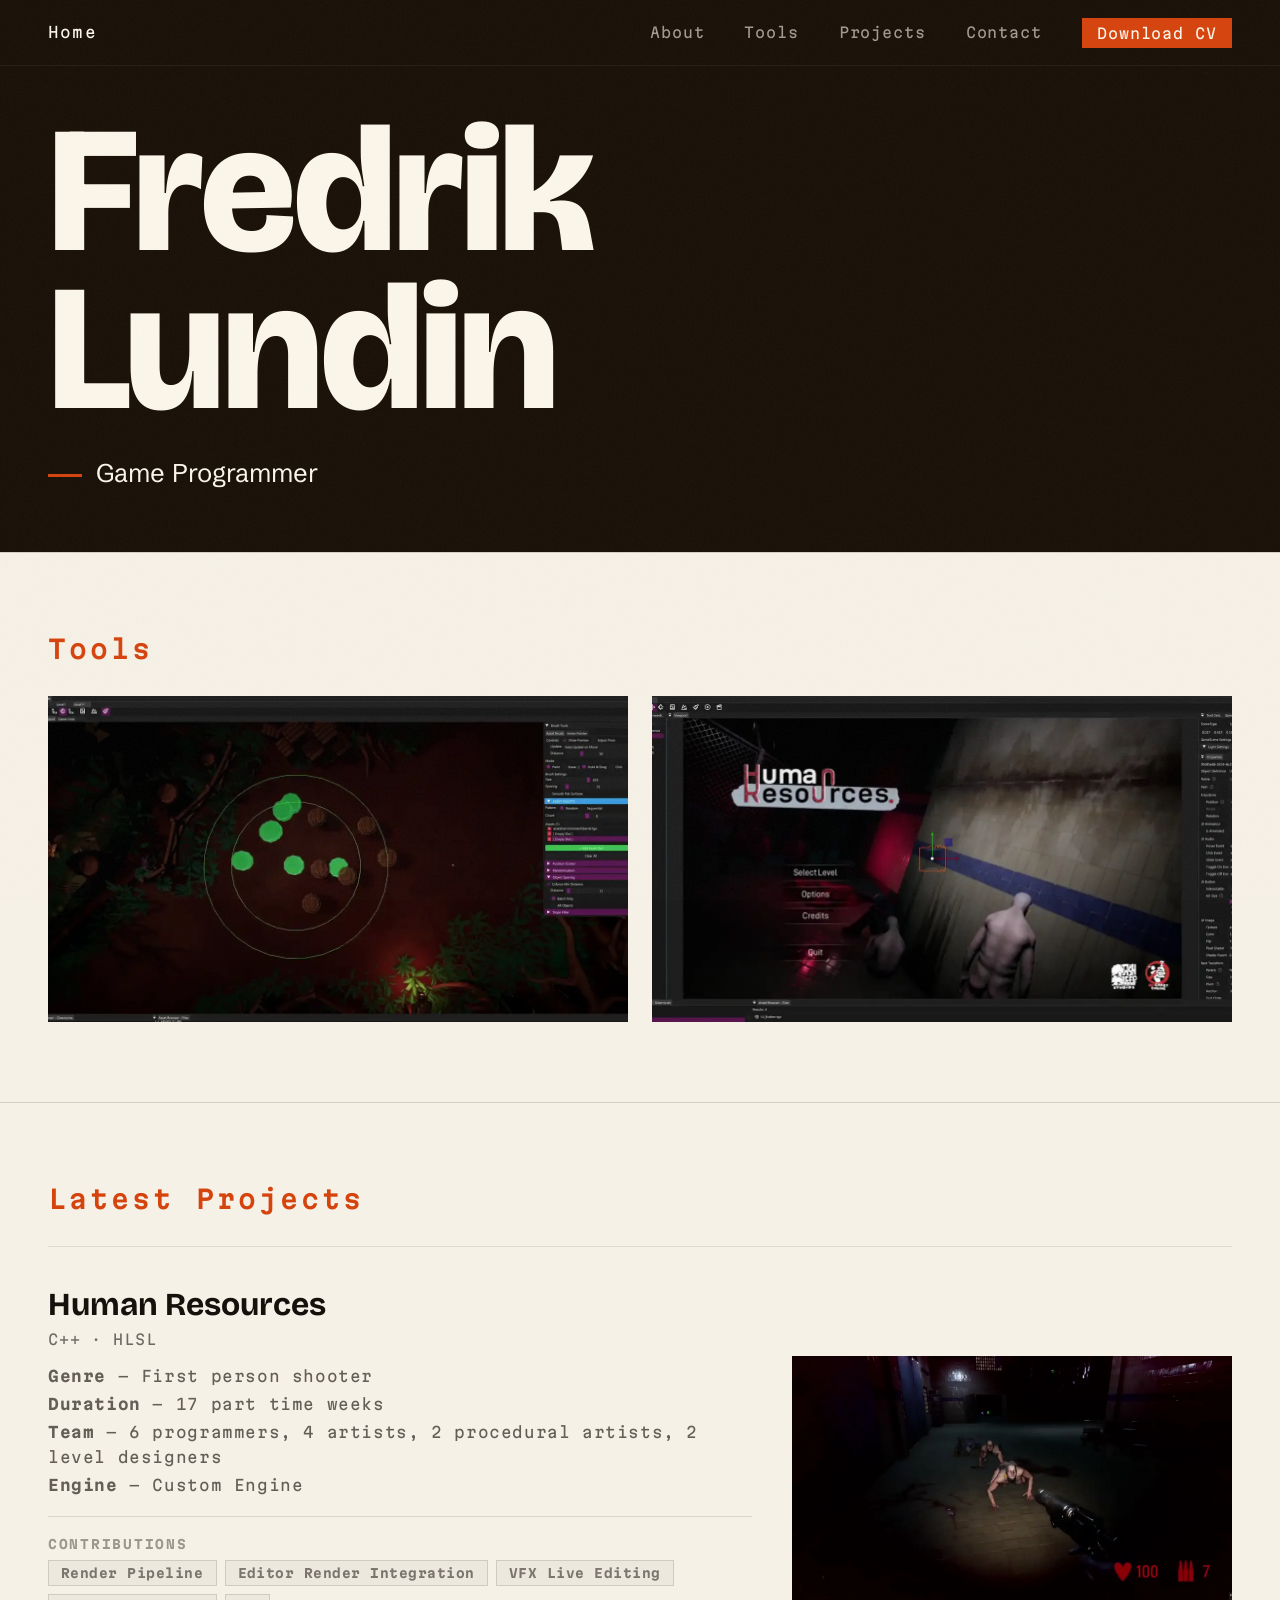
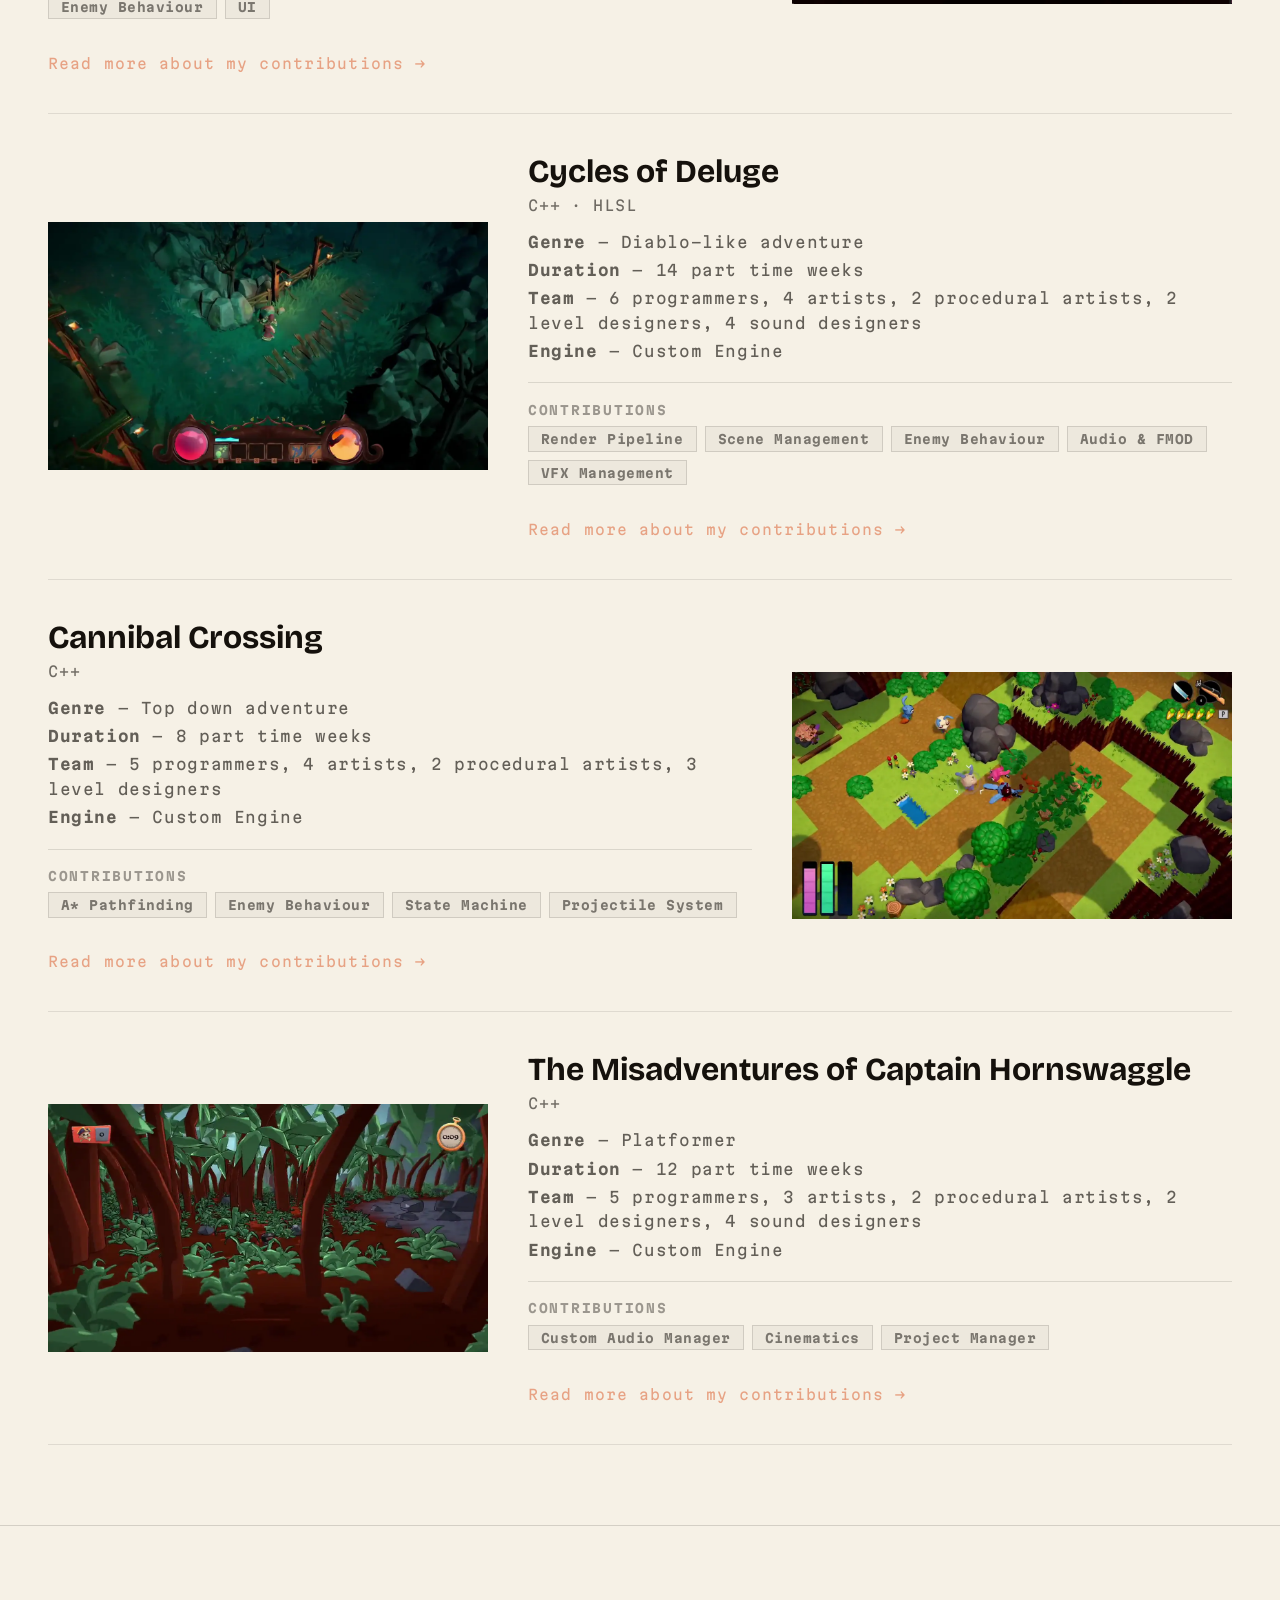
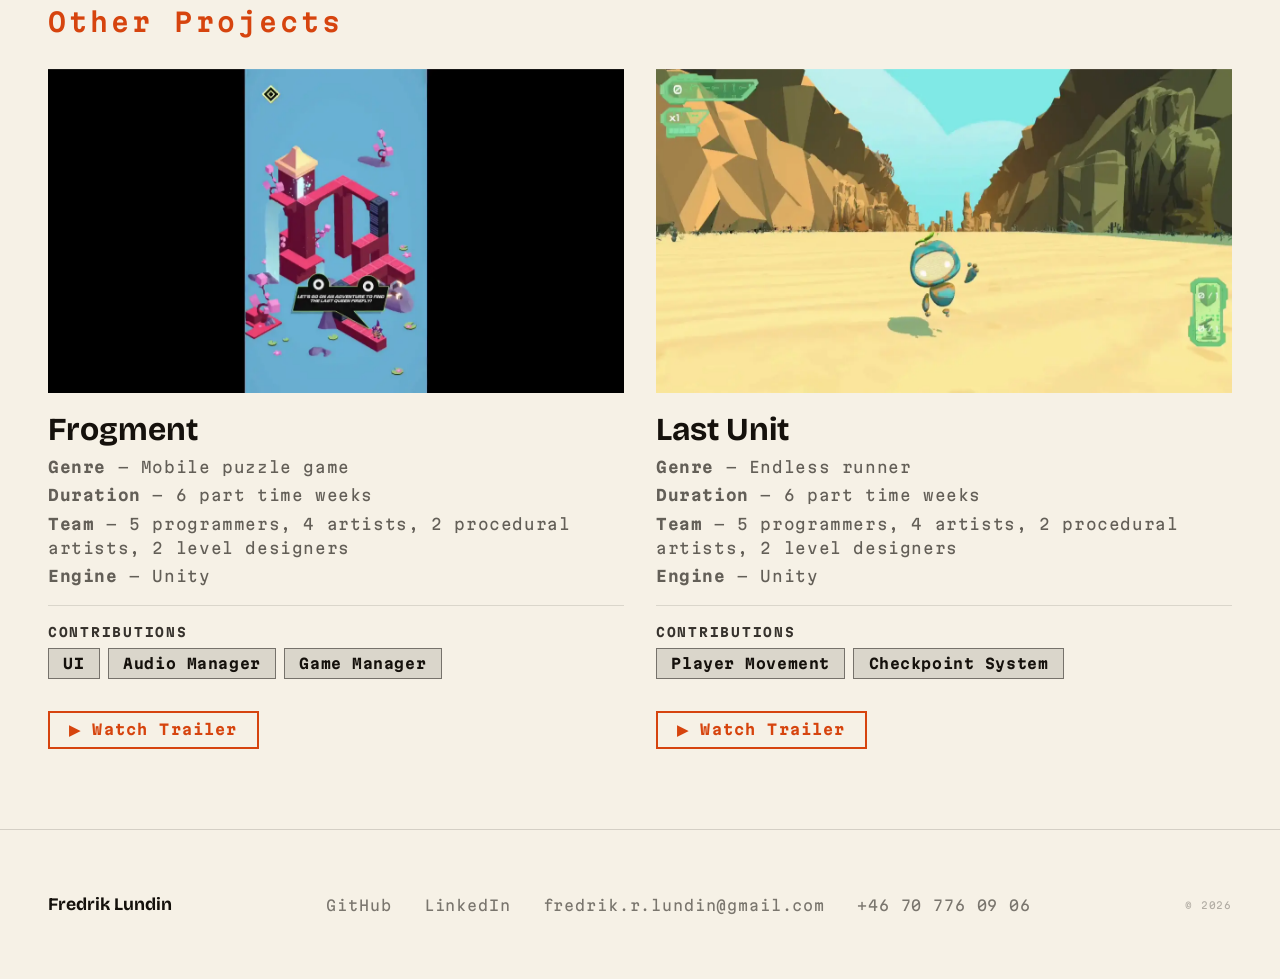
<file: index.html>
<!DOCTYPE html>
<html lang="en">
<head>
<meta charset="UTF-8">
<meta name="viewport" content="width=device-width, initial-scale=1.0">
<title>Fredrik Lundin — Game Programmer</title>
<link rel="stylesheet" href="styles.css">
</head>
<body>

<nav>
  <a class="nav-logo" href="index.html">Home</a>
  <ul class="nav-links">
    <li><a href="about.html">About</a></li>
    <li><a href="index.html#tools">Tools</a></li>
    <li><a href="index.html#projects">Projects</a></li>
    <li><a href="contact.html">Contact</a></li>
    <li><a href="CV_Fredrik_Lundin.pdf" download class="nav-cv">Download CV</a></li>
  </ul>
</nav>

<section class="hero">
  <h1>Fredrik<br>Lundin</h1>
  <p class="hero-desc">Game Programmer</p>
</section>

<!-- TOOLS -->
<section class="tools" id="tools">
  <span class="section-label">Tools</span>
  <div class="tools-grid">

    <a class="tool-card" href="tool-assetbrush.html">
      <video muted loop playsinline preload="none" data-src="videos/AssetbrushWeb.mp4" poster="images/assetbrushimages/objectspaceingthumbnail.webp" style="width:100%;height:100%;object-fit:cover;display:block;"></video>
      <div class="tool-card-overlay">
        <span class="tool-card-name">Asset Brush</span>
        <span class="tool-card-sub">Designer facing tool, custom engine</span>
      </div>
      <div class="tool-arrow">
        <svg width="10" height="10" viewBox="0 0 10 10"><path d="M1 9L9 1M9 1H3M9 1V7"/></svg>
      </div>
    </a>

    <a class="tool-card" href="tool-editor.html">
      <video muted loop playsinline preload="none" data-src="videos/EditorWeb.mp4" poster="images/UIeditorimages/uiEssentialsthumbnail.webp" style="width:100%;height:100%;object-fit:cover;position:absolute;inset:0;"></video>
      <div class="tool-card-overlay">
        <span class="tool-card-name">UI Editor with Animator</span>
        <span class="tool-card-sub">Designer facing tool, custom engine</span>
      </div>
      <div class="tool-arrow">
        <svg width="10" height="10" viewBox="0 0 10 10"><path d="M1 9L9 1M9 1H3M9 1V7"/></svg>
      </div>
    </a>

  </div>
</section>

<!-- LATEST PROJECTS -->
<section class="projects" id="projects">
  <span class="section-label">Latest Projects</span>

  <div class="project-row" onclick="location.href='project-hr.html'" style="cursor:pointer;">
    <div class="project-thumb">
      <div class="project-thumb-inner"><video muted loop playsinline preload="none" data-src="videos/HumanResourcesWeb.mp4" poster="images/HRthumbnailImage.webp" style="width:100%;height:100%;object-fit:cover;display:block;position:absolute;inset:0;"></video></div>
    </div>
    <div class="project-info">
      <span class="project-title">Human Resources</span>
      <span class="project-category">C++ · HLSL</span>
      <div class="project-meta">
        <span class="project-meta-item"><strong>Genre</strong> — First person shooter</span>
        <span class="project-meta-item"><strong>Duration</strong> — 17 part time weeks</span>
        <span class="project-meta-item"><strong>Team</strong> — 6 programmers, 4 artists, 2 procedural artists, 2 level designers</span>
        <span class="project-meta-item"><strong>Engine</strong> — Custom Engine</span>
      </div>
      <div class="project-contributions">
        <span class="project-contributions-label">Contributions</span>
        <div class="project-contributions-list">
          <span class="project-contribution-pill">Render Pipeline</span>
          <span class="project-contribution-pill">Editor Render Integration</span>
          <span class="project-contribution-pill">VFX Live Editing</span>
          <span class="project-contribution-pill">Enemy Behaviour</span>
          <span class="project-contribution-pill">UI</span>
        </div>
      </div>
      <span class="project-link-hint">Read more about my contributions →</span>
    </div>
  </div>

  <div class="project-row" onclick="location.href='project-cycles.html'" style="cursor:pointer;">
    <div class="project-thumb">
      <div class="project-thumb-inner"><video muted loop playsinline preload="none" data-src="videos/CyclesWeb.mp4" poster="images/CyclesthumbnailImage.webp" style="width:100%;height:100%;object-fit:cover;display:block;position:absolute;inset:0;"></video></div>
    </div>
    <div class="project-info">
      <span class="project-title">Cycles of Deluge</span>
      <span class="project-category">C++ · HLSL</span>
      <div class="project-meta">
        <span class="project-meta-item"><strong>Genre</strong> — Diablo-like adventure</span>
        <span class="project-meta-item"><strong>Duration</strong> — 14 part time weeks</span>
        <span class="project-meta-item"><strong>Team</strong> — 6 programmers, 4 artists, 2 procedural artists, 2 level designers, 4 sound designers</span>
        <span class="project-meta-item"><strong>Engine</strong> — Custom Engine</span>
      </div>
      <div class="project-contributions">
        <span class="project-contributions-label">Contributions</span>
        <div class="project-contributions-list">
          <span class="project-contribution-pill">Render Pipeline</span>
          <span class="project-contribution-pill">Scene Management</span>
          <span class="project-contribution-pill">Enemy Behaviour</span>
          <span class="project-contribution-pill">Audio & FMOD</span>
          <span class="project-contribution-pill">VFX Management</span>
        </div>
      </div>
      <span class="project-link-hint">Read more about my contributions →</span>
    </div>
  </div>

  <div class="project-row" onclick="location.href='project-cannibal.html'" style="cursor:pointer;">
    <div class="project-thumb">
      <div class="project-thumb-inner"><video muted loop playsinline preload="none" data-src="videos/CannibalcrossingWeb.mp4" poster="images/CannibalthumbnailImage.webp" style="width:100%;height:100%;object-fit:cover;display:block;position:absolute;inset:0;"></video></div>
    </div>
    <div class="project-info">
      <span class="project-title">Cannibal Crossing</span>
      <span class="project-category">C++</span>
      <div class="project-meta">
        <span class="project-meta-item"><strong>Genre</strong> — Top down adventure</span>
        <span class="project-meta-item"><strong>Duration</strong> — 8 part time weeks</span>
        <span class="project-meta-item"><strong>Team</strong> — 5 programmers, 4 artists, 2 procedural artists, 3 level designers</span>
        <span class="project-meta-item"><strong>Engine</strong> — Custom Engine</span>
      </div>
      <div class="project-contributions">
        <span class="project-contributions-label">Contributions</span>
        <div class="project-contributions-list">
          <span class="project-contribution-pill">A* Pathfinding</span>
          <span class="project-contribution-pill">Enemy Behaviour</span>
          <span class="project-contribution-pill">State Machine</span>
          <span class="project-contribution-pill">Projectile System</span>
        </div>
      </div>
      <span class="project-link-hint">Read more about my contributions →</span>
    </div>
  </div>

  <div class="project-row" onclick="location.href='project-hornswaggle.html'" style="cursor:pointer;">
    <div class="project-thumb">
      <div class="project-thumb-inner"><video muted loop playsinline preload="none" data-src="videos/HornswaggleWeb.mp4" poster="images/hornswagllethumbnailimage.webp" style="width:100%;height:100%;object-fit:cover;display:block;position:absolute;inset:0;"></video></div>
    </div>
    <div class="project-info">
      <span class="project-title">The Misadventures of Captain Hornswaggle</span>
      <span class="project-category">C++</span>
      <div class="project-meta">
        <span class="project-meta-item"><strong>Genre</strong> — Platformer</span>
        <span class="project-meta-item"><strong>Duration</strong> — 12 part time weeks</span>
        <span class="project-meta-item"><strong>Team</strong> — 5 programmers, 3 artists, 2 procedural artists, 2 level designers, 4 sound designers</span>
        <span class="project-meta-item"><strong>Engine</strong> — Custom Engine</span>
      </div>
      <div class="project-contributions">
        <span class="project-contributions-label">Contributions</span>
        <div class="project-contributions-list">
          <span class="project-contribution-pill">Custom Audio Manager</span>
          <span class="project-contribution-pill">Cinematics</span>
          <span class="project-contribution-pill">Project Manager</span>
        </div>
      </div>
      <span class="project-link-hint">Read more about my contributions →</span>
    </div>
  </div>

</section>

<!-- OTHER PROJECTS -->
<section class="projects" id="other-projects">
  <span class="section-label">Other Projects</span>
  <div class="other-projects-grid">

    <div class="other-project-card">
      <div class="other-project-thumb">
        <video muted loop playsinline preload="none" data-src="videos/FrogmentnoncroppedWeb.mp4" poster="images/Frogmentthumbnailimage.webp" style="width:100%;height:100%;object-fit:cover;display:block;position:absolute;inset:0;"></video>
      </div>
      <div class="other-project-info">
        <span class="project-title">Frogment</span>
        <div class="project-meta" style="margin-top:0.5rem;">
          <span class="project-meta-item"><strong>Genre</strong> — Mobile puzzle game</span>
          <span class="project-meta-item"><strong>Duration</strong> — 6 part time weeks</span>
          <span class="project-meta-item"><strong>Team</strong> — 5 programmers, 4 artists, 2 procedural artists, 2 level designers</span>
          <span class="project-meta-item"><strong>Engine</strong> — Unity</span>
        </div>
        <div class="project-contributions" style="margin-top:0.8rem;">
          <span class="project-contributions-label">Contributions</span>
          <div class="project-contributions-list">
            <span class="project-contribution-pill">UI</span>
            <span class="project-contribution-pill">Audio Manager</span>
            <span class="project-contribution-pill">Game Manager</span>
          </div>
        </div>
        <a class="proj-trailer-btn-light" href="https://www.youtube.com/watch?v=N28Ncb6aeAU" target="_blank" style="margin-top:1rem;">▶ Watch Trailer</a>
      </div>
    </div>

    <div class="other-project-card">
      <div class="other-project-thumb">
        <video muted loop playsinline preload="none" data-src="videos/LastunitWeb.mp4" poster="images/lastunitthumbnailimage.webp" style="width:100%;height:100%;object-fit:cover;display:block;position:absolute;inset:0;"></video>
      </div>
      <div class="other-project-info">
        <span class="project-title">Last Unit</span>
        <div class="project-meta" style="margin-top:0.5rem;">
          <span class="project-meta-item"><strong>Genre</strong> — Endless runner</span>
          <span class="project-meta-item"><strong>Duration</strong> — 6 part time weeks</span>
          <span class="project-meta-item"><strong>Team</strong> — 5 programmers, 4 artists, 2 procedural artists, 2 level designers</span>
          <span class="project-meta-item"><strong>Engine</strong> — Unity</span>
        </div>
        <div class="project-contributions" style="margin-top:0.8rem;">
          <span class="project-contributions-label">Contributions</span>
          <div class="project-contributions-list">
            <span class="project-contribution-pill">Player Movement</span>
            <span class="project-contribution-pill">Checkpoint System</span>
          </div>
        </div>
        <a class="proj-trailer-btn-light" href="https://www.youtube.com/watch?v=H7prHAjjANI" target="_blank" style="margin-top:1rem;">▶ Watch Trailer</a>
      </div>
    </div>

  </div>
</section>

<footer>
  <span class="footer-name">Fredrik Lundin</span>
  <ul class="footer-links">
    <li><a href="https://github.com/fredriklundingit" target="_blank">GitHub</a></li>
    <li><a href="https://www.linkedin.com/in/fredrik-lundin-917a391bb/" target="_blank">LinkedIn</a></li>
    <li><a href="mailto:fredrik.r.lundin@gmail.com">fredrik.r.lundin@gmail.com</a></li>
    <li><a href="tel:+46707760906">+46 70 776 09 06</a></li>
  </ul>
  <span class="footer-copy">© 2026</span>
</footer>

<script src="scripts.js"></script>
</body>
</html>
</file>
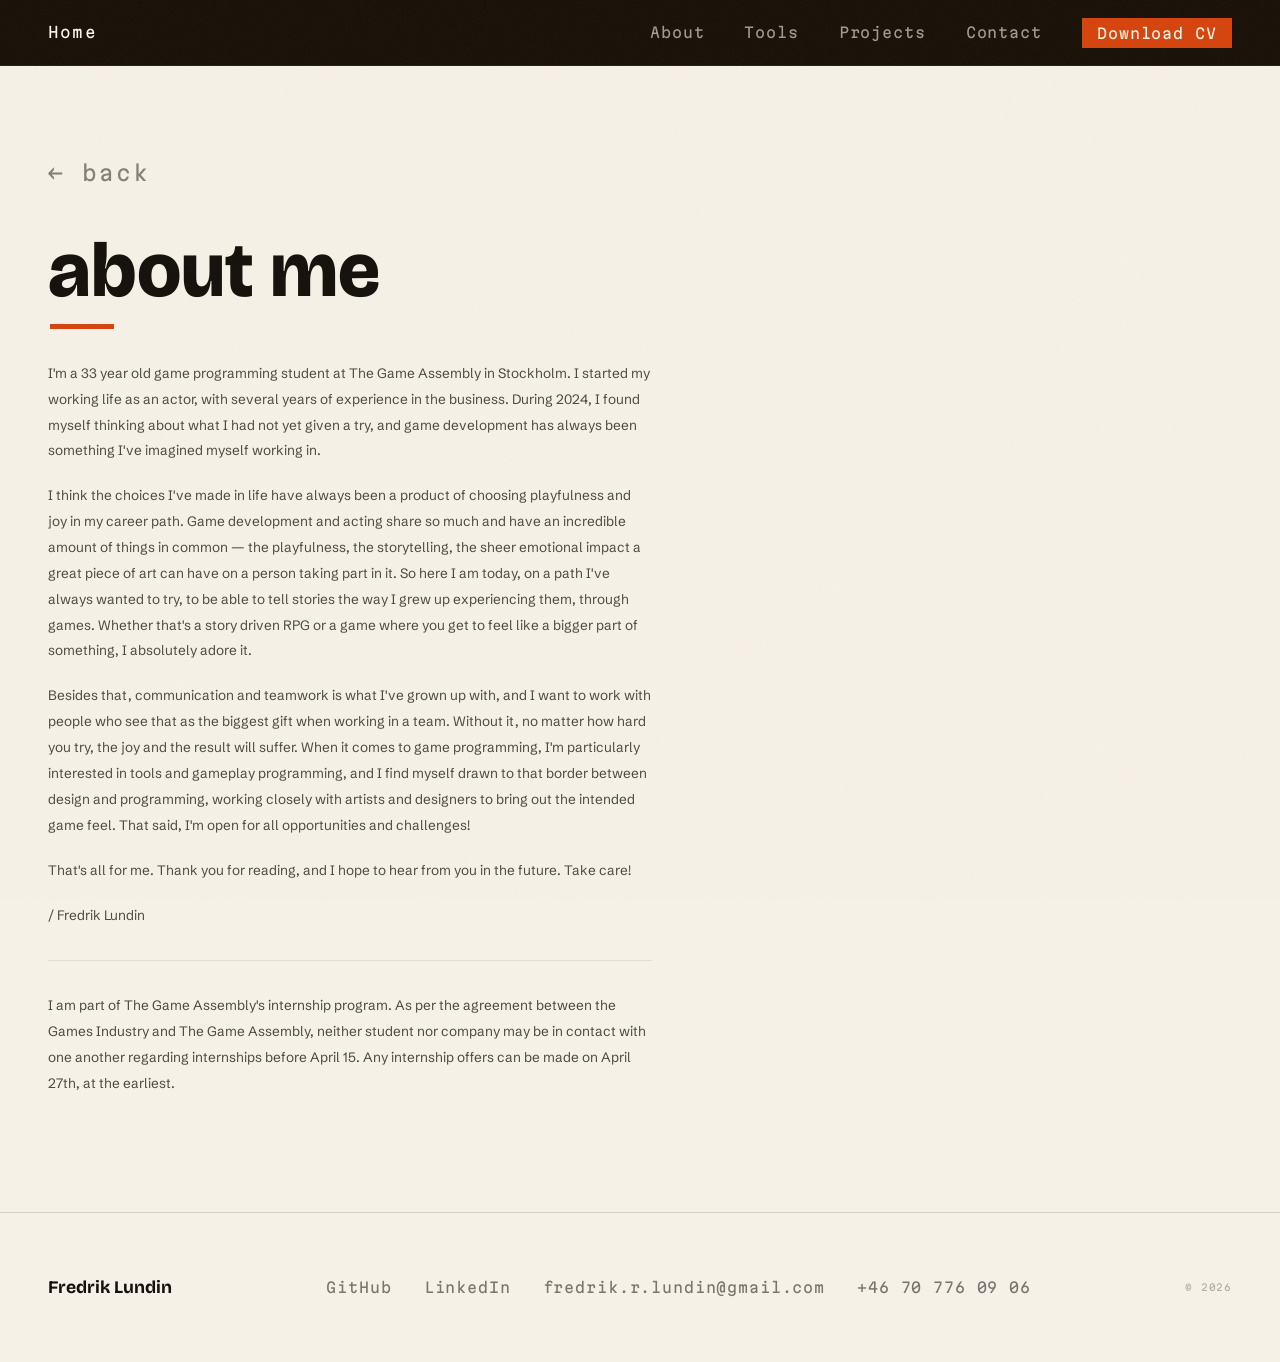
<file: about.html>
<!DOCTYPE html>
<html lang="en">
<head>
<meta charset="UTF-8">
<meta name="viewport" content="width=device-width, initial-scale=1.0">
<title>About — Fredrik Lundin</title>
<link rel="stylesheet" href="styles.css">
</head>
<body>

<nav>
  <a class="nav-logo" href="index.html">Home</a>
  <ul class="nav-links">
    <li><a href="about.html">About</a></li>
    <li><a href="index.html#tools">Tools</a></li>
    <li><a href="index.html#projects">Projects</a></li>
    <li><a href="contact.html">Contact</a></li>
    <li><a href="CV_Fredrik_Lundin.pdf" download class="nav-cv">Download CV</a></li>
  </ul>
</nav>

<div class="about-page">
  <a class="back-btn" href="index.html">← back</a>
  <h2>about me</h2>
  <p>I'm a 33 year old game programming student at The Game Assembly in Stockholm. I started my working life as an actor, with several years of experience in the business. During 2024, I found myself thinking about what I had not yet given a try, and game development has always been something I've imagined myself working in.</p>
  <p>I think the choices I've made in life have always been a product of choosing playfulness and joy in my career path. Game development and acting share so much and have an incredible amount of things in common — the playfulness, the storytelling, the sheer emotional impact a great piece of art can have on a person taking part in it. So here I am today, on a path I've always wanted to try, to be able to tell stories the way I grew up experiencing them, through games. Whether that's a story driven RPG or a game where you get to feel like a bigger part of something, I absolutely adore it.</p>
  <p>Besides that, communication and teamwork is what I've grown up with, and I want to work with people who see that as the biggest gift when working in a team. Without it, no matter how hard you try, the joy and the result will suffer. When it comes to game programming, I'm particularly interested in tools and gameplay programming, and I find myself drawn to that border between design and programming, working closely with artists and designers to bring out the intended game feel. That said, I'm open for all opportunities and challenges!</p>
  <p>That's all for me. Thank you for reading, and I hope to hear from you in the future. Take care!</p>
  <p>/ Fredrik Lundin</p>
  <p style="margin-top:2rem; padding-top:2rem; border-top:1px solid rgba(21,17,12,0.12);">I am part of The Game Assembly's internship program. As per the agreement between the Games Industry and The Game Assembly, neither student nor company may be in contact with one another regarding internships before April 15. Any internship offers can be made on April 27th, at the earliest.</p>
</div>

<footer>
  <span class="footer-name">Fredrik Lundin</span>
  <ul class="footer-links">
    <li><a href="https://github.com/fredriklundingit" target="_blank">GitHub</a></li>
    <li><a href="https://www.linkedin.com/in/fredrik-lundin-917a391bb/" target="_blank">LinkedIn</a></li>
    <li><a href="mailto:fredrik.r.lundin@gmail.com">fredrik.r.lundin@gmail.com</a></li>
    <li><a href="tel:+46707760906">+46 70 776 09 06</a></li>
  </ul>
  <span class="footer-copy">© 2026</span>
</footer>

<script src="scripts.js"></script>
</body>
</html>
</file>
<file: styles.css>
@import url('https://fonts.googleapis.com/css2?family=Bricolage+Grotesque:opsz,wght@12..96,400;12..96,600;12..96,700;12..96,900&family=Schibsted+Grotesk:wght@400;500;700&family=Martian+Mono:wght@400;700&display=swap');

:root {
  --bg:       #f6f1e6;
  --bg-light: #ecdfc4;
  --bg-card:  #ddc9a0;
  --fg:       #15110c;
  --fg-muted: #4f4636;
  --cream:    #fbf6ea;
  --accent:   #d6440e;
  --serif:    'Bricolage Grotesque', sans-serif;
  --mono:     'Martian Mono', monospace;
  --sans:     'Schibsted Grotesk', sans-serif;
}

*, *::before, *::after { box-sizing: border-box; margin: 0; padding: 0; }
html { scroll-behavior: smooth; }
::selection { background: var(--accent); color: var(--cream); }

body {
  background: var(--bg);
  color: var(--fg);
  font-family: var(--sans);
  overflow-x: hidden;
  max-width: 1700px;
  margin: 0 auto;
}

/* Grain */
body::after {
  content: '';
  position: fixed;
  inset: 0;
  pointer-events: none;
  z-index: 200;
  opacity: 0.35;
  background-image: url("data:image/svg+xml,%3Csvg viewBox='0 0 512 512' xmlns='http://www.w3.org/2000/svg'%3E%3Cfilter id='n'%3E%3CfeTurbulence type='fractalNoise' baseFrequency='0.75' numOctaves='4' stitchTiles='stitch'/%3E%3C/filter%3E%3Crect width='100%25' height='100%25' filter='url(%23n)' opacity='0.08'/%3E%3C/svg%3E");
}

/* NAV */
nav {
  position: fixed;
  top: 0; left: 0; right: 0;
  z-index: 100;
  display: flex;
  justify-content: space-between;
  align-items: center;
  padding: 1.4rem 3rem;
  background: #1a1108;
  border-bottom: 1px solid rgba(255,255,255,0.06);
}

.nav-logo {
  font-family: var(--mono);
  font-size: 0.95rem;
  letter-spacing: 0.08em;
  color: var(--cream);
  text-decoration: none;
  font-weight: 400;
  flex-shrink: 0;
}

.nav-links {
  display: flex;
  gap: 2.5rem;
  list-style: none;
  flex-shrink: 0;
}

.nav-links a {
  font-family: var(--mono);
  font-size: 0.9rem;
  letter-spacing: 0.06em;
  color: var(--cream);
  text-decoration: none;
  opacity: 0.6;
  padding-bottom: 2px;
  border-bottom: 1px solid transparent;
  transition: opacity 0.2s, border-color 0.2s;
}
.nav-links a:hover { opacity: 1; color: var(--accent); border-bottom-color: var(--accent); }
.nav-cv { background: var(--accent) !important; border: 1px solid var(--accent) !important; padding: 0.35rem 0.9rem !important; color: var(--cream) !important; opacity: 1 !important; }
.nav-cv:hover { background: transparent !important; color: var(--accent) !important; border-color: var(--accent) !important; opacity: 1 !important; }

/* HERO */
.hero {
  padding: 7rem 3rem 3.5rem;
  position: relative;
  min-height: 44vh;
  display: flex;
  flex-direction: column;
  justify-content: flex-end;
  background: #1a1108;
}

h1 {
  font-family: var(--serif);
  font-size: clamp(5rem, 14vw, 13rem);
  font-weight: 900;
  line-height: 0.88;
  letter-spacing: -0.02em;
  color: var(--cream);
  opacity: 0;
  animation: fadeUp 0.9s ease forwards 0.1s;
}

.hero-desc {
  position: static;
  max-width: 480px;
  font-family: var(--sans);
  font-size: 1.6rem;
  line-height: 1.75;
  color: var(--cream);
  opacity: 0;
  margin-top: 1.5rem;
  animation: fadeUp 0.9s ease forwards 0.4s;
}
.hero-desc::before {
  content: '';
  display: inline-block;
  width: 34px;
  height: 3px;
  background: var(--accent);
  margin-right: 14px;
  vertical-align: middle;
}

/* SECTION LABEL */
.section-label {
  font-family: var(--mono);
  font-size: 1.6rem;
  letter-spacing: 0.12em;
  color: var(--accent);
  opacity: 1;
  margin-bottom: 2rem;
  display: block;
  font-weight: 600;
}

/* TOOLS SECTION */
.tools {
  padding: 5rem 3rem;
  border-top: 1px solid rgba(21,17,12,0.15);
}

.tools-grid {
  display: grid;
  grid-template-columns: 1fr 1fr;
  gap: 1.5rem;
}

.tool-card {
  position: relative;
  aspect-ratio: 16/9;
  background: var(--bg-card);
  overflow: hidden;
  cursor: pointer;
  text-decoration: none;
  display: block;
}

.tool-card video {
  width: 100%;
  height: 100%;
  object-fit: cover;
  display: block;
  transition: transform 0.6s ease;
}

.tool-card:hover video { transform: scale(1.03); }

.tool-placeholder {
  width: 100%;
  height: 100%;
  display: flex;
  align-items: center;
  justify-content: center;
  background: var(--bg-card);
  font-family: var(--mono);
  font-size: 0.65rem;
  letter-spacing: 0.15em;
  color: rgba(21,17,12,0.3);
  text-transform: lowercase;
}

.tool-card-overlay {
  position: absolute;
  inset: 0;
  background: linear-gradient(to top, rgba(21,17,12,0.7) 0%, transparent 50%);
  opacity: 0;
  transition: opacity 0.4s ease;
  display: flex;
  flex-direction: column;
  justify-content: flex-end;
  padding: 1.5rem;
}

.tool-card:hover .tool-card-overlay { opacity: 1; }

.tool-card-name {
  font-family: var(--serif);
  font-size: 2rem;
  font-weight: 700;
  color: var(--cream);
  display: block;
  transform: translateY(8px);
  transition: transform 0.4s ease;
}

.tool-card-sub {
  font-family: var(--mono);
  font-size: 0.75rem;
  letter-spacing: 0.08em;
  color: var(--accent);
  display: block;
  margin-top: 0.4rem;
  transform: translateY(8px);
  transition: transform 0.4s ease 0.05s;
}

.tool-card:hover .tool-card-name,
.tool-card:hover .tool-card-sub { transform: translateY(0); }

.tool-arrow {
  position: absolute;
  top: 1rem;
  right: 1rem;
  width: 32px;
  height: 32px;
  border: 1px solid rgba(251,246,234,0.4);
  border-radius: 50%;
  display: flex;
  align-items: center;
  justify-content: center;
  opacity: 0;
  transform: scale(0.8);
  transition: opacity 0.3s, transform 0.3s;
}
.tool-card:hover .tool-arrow { opacity: 1; transform: scale(1); border-color: var(--accent); }
.tool-arrow svg { fill: var(--cream); }

/* PROJECTS SECTION */
.projects {
  padding: 5rem 3rem;
  border-top: 1px solid rgba(21,17,12,0.15);
}

.project-row {
  display: grid;
  grid-template-columns: 1fr 1.6fr;
  gap: 2.5rem;
  align-items: center;
  padding: 2.5rem 0;
  border-bottom: 1px solid rgba(21,17,12,0.1);
  cursor: pointer;
  min-width: 0;
}
.project-row > * { min-width: 0; }

.project-row:first-of-type { border-top: 1px solid rgba(21,17,12,0.1); }
.project-row:hover { border-bottom-color: var(--accent); }

.project-row:nth-child(even) { grid-template-columns: 1.6fr 1fr; }
.project-row:nth-child(even) .project-thumb { order: 2; }
.project-row:nth-child(even) .project-info  { order: 1; }

.project-thumb {
  aspect-ratio: 16/9;
  background: var(--bg-card);
  overflow: hidden;
  position: relative;
}

.project-thumb-inner {
  width: 100%;
  height: 100%;
  background: var(--bg-card);
  display: flex;
  align-items: center;
  justify-content: center;
  font-family: var(--mono);
  font-size: 0.6rem;
  letter-spacing: 0.15em;
  color: rgba(21,17,12,0.25);
  transition: transform 0.6s ease;
}

.project-row:hover .project-thumb-inner { transform: scale(1.03); }

.project-thumb::after {
  content: '';
  position: absolute;
  inset: 0;
  background: rgba(21,17,12,0.07);
  opacity: 0;
  transition: opacity 0.3s;
}
.project-row:hover .project-thumb::after { opacity: 1; }

.project-info { padding: 0; }

.project-title {
  font-family: var(--serif);
  font-size: 2rem;
  font-weight: 700;
  color: var(--fg);
  display: block;
  line-height: 1.1;
  margin-bottom: 0.5rem;
  transition: color 0.25s;
}
.project-row:hover .project-title { color: var(--accent); }

.project-category {
  font-family: var(--mono);
  font-size: 0.9rem;
  letter-spacing: 0.06em;
  color: var(--fg);
  opacity: 0.6;
  display: block;
  margin-bottom: 1rem;
}

.project-meta {
  display: flex;
  flex-direction: column;
  gap: 0.25rem;
  margin-bottom: 1rem;
}

.project-meta-item {
  font-family: var(--mono);
  font-size: 0.95rem;
  letter-spacing: 0.04em;
  opacity: 0.65;
  line-height: 1.6;
}

.project-meta-item strong {
  opacity: 1;
  color: var(--fg);
  font-weight: 700;
}

.project-contributions {
  margin-top: 1.2rem;
  padding-top: 1.2rem;
  border-top: 1px solid rgba(21,17,12,0.12);
  margin-bottom: 1rem;
}

.project-contributions-label {
  font-family: var(--mono);
  font-size: 0.78rem;
  letter-spacing: 0.14em;
  color: var(--fg);
  opacity: 0.4;
  display: block;
  margin-bottom: 0.6rem;
  text-transform: uppercase;
  font-weight: 700;
  transition: opacity 0.2s;
}

.project-contributions-list {
  display: flex;
  flex-wrap: wrap;
  gap: 0.5rem;
}

.project-contribution-pill {
  font-family: var(--mono);
  font-size: 0.78rem;
  font-weight: 700;
  letter-spacing: 0.04em;
  color: var(--fg);
  background: rgba(21,17,12,0.07);
  border: 1px solid rgba(21,17,12,0.25);
  padding: 0.3rem 0.75rem;
  opacity: 0.55;
  transition: opacity 0.2s, background 0.2s, border-color 0.2s;
}
.project-row:hover .project-contributions-label { opacity: 0.85; }
.project-row:hover .project-contribution-pill {
  opacity: 1;
  background: rgba(21,17,12,0.12);
  border-color: var(--accent);
}

.project-link-hint {
  font-family: var(--mono);
  font-size: 0.88rem;
  letter-spacing: 0.08em;
  color: var(--accent);
  opacity: 0.45;
  display: inline-block;
  margin-top: 1.2rem;
  transition: opacity 0.2s;
}
.project-row:hover .project-link-hint { opacity: 1; }

/* OTHER PROJECTS */
.other-project-card .project-contributions-label { opacity: 0.85; }
.other-project-card .project-contribution-pill {
  opacity: 1;
  background: rgba(21,17,12,0.12);
  border-color: rgba(21,17,12,0.5);
  font-size: 0.88rem;
  padding: 0.35rem 0.9rem;
}

.other-projects-grid {
  display: grid;
  grid-template-columns: 1fr 1fr;
  gap: 2rem;
}

.other-project-card {
  display: flex;
  flex-direction: column;
  gap: 1.2rem;
}

.other-project-thumb {
  aspect-ratio: 16/9;
  background: var(--bg-card);
  overflow: hidden;
  position: relative;
}

.other-project-info { padding: 0; }

/* FOOTER */
footer {
  padding: 4rem 3rem;
  border-top: 1px solid rgba(21,17,12,0.15);
  display: flex;
  justify-content: space-between;
  align-items: center;
}

.footer-name {
  font-family: var(--serif);
  font-size: 1.1rem;
  font-weight: 700;
}

.footer-links {
  display: flex;
  gap: 2rem;
  list-style: none;
}

.footer-links a {
  font-family: var(--mono);
  font-size: 0.9rem;
  letter-spacing: 0.06em;
  color: var(--fg);
  text-decoration: none;
  opacity: 0.55;
  transition: opacity 0.2s, color 0.2s;
}
.footer-links a:hover { opacity: 1; color: var(--accent); }

.footer-copy {
  font-family: var(--mono);
  font-size: 0.6rem;
  opacity: 0.3;
  letter-spacing: 0.08em;
}

/* ABOUT PAGE */
.about-page {
  padding: 10rem 3rem 6rem;
  max-width: 700px;
}

.about-page h2 {
  font-family: var(--serif);
  font-size: clamp(2.5rem, 6vw, 5rem);
  font-weight: 900;
  line-height: 1;
  margin-bottom: 2rem;
  color: var(--fg);
  position: relative;
  padding-bottom: 1.2rem;
}
.about-page h2::after {
  content: '';
  position: absolute;
  left: 2px;
  bottom: 0;
  width: 64px;
  height: 5px;
  background: var(--accent);
}

.about-page p {
  font-size: 0.85rem;
  line-height: 1.9;
  opacity: 0.75;
  margin-bottom: 1.2rem;
}

/* CONTACT PAGE */
.contact-page { padding: 10rem 3rem 6rem; }

.contact-page h2 {
  font-family: var(--serif);
  font-size: clamp(2.5rem, 6vw, 5rem);
  font-weight: 900;
  line-height: 1;
  margin-bottom: 3rem;
  color: var(--fg);
  position: relative;
  padding-bottom: 1.2rem;
}
.contact-page h2::after {
  content: '';
  position: absolute;
  left: 2px;
  bottom: 0;
  width: 64px;
  height: 5px;
  background: var(--accent);
}

.contact-links {
  display: flex;
  flex-direction: column;
  gap: 1rem;
}

.contact-link {
  font-family: var(--serif);
  font-size: 1.8rem;
  font-weight: 700;
  color: var(--fg);
  text-decoration: none;
  display: flex;
  align-items: center;
  gap: 1rem;
  border-top: 1px solid rgba(21,17,12,0.15);
  padding: 1.2rem 0;
  transition: color 0.2s;
  min-width: 0;
  overflow-wrap: anywhere;
}
.contact-link:hover { color: var(--accent); }
.contact-link:last-child { border-bottom: 1px solid rgba(21,17,12,0.15); }

/* BACK BUTTON */
.back-btn {
  font-family: var(--mono);
  font-size: 1.3rem;
  letter-spacing: 0.1em;
  color: var(--fg);
  text-decoration: none;
  opacity: 0.5;
  display: inline-flex;
  align-items: center;
  gap: 0.5rem;
  margin-bottom: 3rem;
  cursor: pointer;
  background: none;
  border: none;
  transition: opacity 0.2s, color 0.2s;
}
.back-btn:hover { opacity: 1; color: var(--accent); }
/* .proj-page and .tool-page have no side padding of their own (so hero video/images
   can run edge-to-edge), so the back link needs its own horizontal inset here. */
.proj-page > .back-btn, .tool-page > .back-btn { margin-left: 3rem; margin-right: 3rem; }

@keyframes fadeUp {
  from { opacity: 0; transform: translateY(20px); }
  to   { opacity: 1; transform: translateY(0); }
}

.reveal {
  opacity: 0;
  transform: translateY(24px);
  transition: opacity 0.7s ease, transform 0.7s ease;
}
.reveal.visible {
  opacity: 1;
  transform: translateY(0);
}

/* TOOL PAGE */
.tool-page {
  padding-top: 6rem;
  padding-bottom: 6rem;
}

.tp-hero {
  position: relative;
  width: 100%;
  aspect-ratio: 16/9;
  background: var(--bg-card);
  overflow: hidden;
  margin-bottom: 0;
}

.tp-video-placeholder {
  width: 100%;
  height: 100%;
  display: flex;
  align-items: center;
  justify-content: center;
  font-family: var(--mono);
  font-size: 0.65rem;
  letter-spacing: 0.15em;
  color: rgba(21,17,12,0.25);
  background: var(--bg-card);
  aspect-ratio: 16/9;
}

.tp-hero-title {
  position: absolute;
  bottom: 2rem;
  left: 3rem;
}

.tp-hero-title h2 {
  font-family: var(--serif);
  font-size: clamp(2.5rem, 6vw, 5rem);
  font-weight: 900;
  color: var(--cream);
  line-height: 1;
  text-shadow: 0 2px 20px rgba(0,0,0,0.5);
}

.tp-label {
  font-family: var(--mono);
  font-size: 0.7rem;
  letter-spacing: 0.2em;
  color: var(--accent);
  display: block;
  margin-bottom: 0.4rem;
}

.tp-intro {
  padding: 2.5rem 3rem;
  border-bottom: 1px solid rgba(21,17,12,0.1);
  display: flex;
  flex-direction: column;
  align-items: flex-start;
  gap: 2rem;
}

.tp-desc {
  font-family: var(--sans);
  font-size: 1.15rem;
  line-height: 1.8;
  opacity: 0.75;
  max-width: 820px;
}

.tp-jumplinks {
  display: flex;
  flex-direction: column;
  align-items: center;
  gap: 0.6rem;
  align-self: center;
  width: 100%;
}

.tp-jump-label {
  font-family: var(--mono);
  font-size: 0.85rem;
  letter-spacing: 0.12em;
  opacity: 0.5;
  margin-bottom: 0.2rem;
}

.tp-jump-buttons {
  display: flex;
  flex-direction: row;
  gap: 1rem;
}

.tp-jump-btn {
  font-family: var(--mono);
  font-size: 1rem;
  letter-spacing: 0.08em;
  color: var(--fg);
  text-decoration: none;
  border: 1px solid rgba(21,17,12,0.2);
  padding: 0.65rem 1.8rem;
  transition: border-color 0.2s, opacity 0.2s;
  opacity: 0.7;
  text-align: center;
}
.tp-jump-btn:hover { opacity: 1; border-color: var(--accent); color: var(--accent); }

.tp-section {
  padding: 3rem 3rem;
  border-top: 1px solid rgba(21,17,12,0.1);
}

.tp-row {
  display: grid;
  grid-template-columns: 1fr 1.4fr;
  gap: 3rem;
  align-items: center;
  padding: 2.5rem 0;
  border-bottom: 1px solid rgba(21,17,12,0.08);
  position: relative;
  overflow: hidden;
  min-width: 0;
}
.tp-row > * { min-width: 0; }

.tp-row:first-of-type { border-top: 1px solid rgba(21,17,12,0.08); }

.tp-row-reverse { grid-template-columns: 1.4fr 1fr; }
.tp-row-reverse .tp-carousel { order: 2; }
.tp-row-reverse .tp-row-info  { order: 1; }

.tp-feature-title {
  font-family: var(--serif);
  font-size: 2rem;
  font-weight: 700;
  color: var(--fg);
  display: block;
  margin-bottom: 0.7rem;
  line-height: 1.1;
}

.tp-feature-desc {
  font-family: var(--sans);
  font-size: 1rem;
  line-height: 1.8;
  opacity: 0.7;
  margin-bottom: 1.2rem;
}

.tp-code-toggle {
  font-family: var(--mono);
  font-size: 0.88rem;
  font-weight: 700;
  letter-spacing: 0.1em;
  color: var(--fg);
  background: rgba(21,17,12,0.07);
  border: 1px solid rgba(21,17,12,0.35);
  padding: 0.6rem 1.3rem;
  cursor: pointer;
  opacity: 0.85;
  transition: opacity 0.2s, border-color 0.2s, background 0.2s;
}
.tp-code-toggle:hover { opacity: 1; border-color: var(--fg); background: rgba(21,17,12,0.12); }
.tp-code-toggle.open { opacity: 1; border-color: var(--accent); color: var(--accent); background: rgba(21,17,12,0.05); }

.tp-code-block {
  background: #1a1108;
  padding: 1.2rem;
  overflow-x: auto;
}

.tp-code-block pre {
  font-family: var(--mono);
  font-size: 0.88rem;
  line-height: 1.8;
  color: #f8f8f2;
  white-space: pre;
}

.tp-code-block .kw  { color: #ae81ff; }
.tp-code-block .fn  { color: #a6e22e; }
.tp-code-block .str { color: #e6db74; }
.tp-code-block .cmt { color: #75715e; font-style: italic; }
.tp-code-block .num { color: #fd971f; }

/* CAROUSEL */
.tp-carousel {
  display: flex;
  flex-direction: column;
  gap: 0;
  position: relative;
}

.tp-carousel-track {
  position: relative;
  aspect-ratio: 16/9;
  background: var(--bg-card);
  overflow: hidden;
  cursor: pointer;
}

.tp-carousel-slide {
  display: none;
  width: 100%;
  height: 100%;
  position: absolute;
  inset: 0;
}
.tp-carousel-slide.active { display: block; }
.tp-carousel-slide .tp-video-placeholder { aspect-ratio: unset; height: 100%; }

.tp-carousel-bar {
  display: flex;
  align-items: center;
  justify-content: space-between;
  padding: 0.6rem 0;
  border-bottom: 1px solid rgba(21,17,12,0.08);
  margin-bottom: 0.8rem;
}

.tp-carousel-arrow {
  font-family: var(--mono);
  font-size: 1rem;
  background: none;
  border: 1px solid rgba(21,17,12,0.2);
  color: var(--fg);
  width: 36px;
  height: 36px;
  cursor: pointer;
  opacity: 0.5;
  transition: opacity 0.2s, border-color 0.2s;
  display: flex;
  align-items: center;
  justify-content: center;
}
.tp-carousel-arrow:hover { opacity: 1; border-color: var(--fg); }

.tp-carousel-counter {
  font-family: var(--mono);
  font-size: 0.78rem;
  letter-spacing: 0.1em;
  opacity: 0.4;
}

.tp-carousel-codes { display: none; }

/* CODE OVERLAY */
.tp-code-overlay {
  position: absolute;
  top: 0; right: 0;
  width: 45%;
  height: 100%;
  background: #1a1108;
  padding: 1.5rem;
  display: flex;
  flex-direction: column;
  gap: 0.8rem;
  opacity: 0;
  transform: translateX(20px);
  pointer-events: none;
  transition: opacity 0.35s ease, transform 0.35s ease;
  z-index: 10;
  overflow: hidden;
}

.tp-row-reverse .tp-code-overlay {
  right: auto;
  left: 0;
  transform: translateX(-20px);
}

.tp-code-overlay.visible {
  opacity: 1;
  transform: translateX(0);
  pointer-events: all;
}

.tp-overlay-header {
  display: flex;
  align-items: center;
  justify-content: space-between;
  border-bottom: 1px solid rgba(251,246,234,0.1);
  padding-bottom: 0.6rem;
  flex-shrink: 0;
}

.tp-overlay-label {
  font-family: var(--mono);
  font-size: 0.7rem;
  letter-spacing: 0.15em;
  color: var(--accent);
  opacity: 0.8;
}

.tp-overlay-close {
  font-family: var(--mono);
  font-size: 0.75rem;
  background: none;
  border: none;
  color: rgba(251,246,234,0.4);
  cursor: pointer;
  transition: color 0.2s;
  padding: 0;
}
.tp-overlay-close:hover { color: rgba(251,246,234,0.9); }

.tp-overlay-arrows {
  display: flex;
  align-items: center;
  gap: 0.6rem;
}

.tp-overlay-counter {
  font-family: var(--mono);
  font-size: 0.72rem;
  color: rgba(251,246,234,0.3);
  letter-spacing: 0.1em;
}

.tp-overlay-arrow {
  font-family: var(--mono);
  font-size: 0.85rem;
  background: none;
  border: 1px solid rgba(251,246,234,0.15);
  color: rgba(251,246,234,0.5);
  width: 28px;
  height: 28px;
  cursor: pointer;
  display: flex;
  align-items: center;
  justify-content: center;
  transition: all 0.2s;
}
.tp-overlay-arrow:hover { border-color: rgba(251,246,234,0.5); color: rgba(251,246,234,0.9); }

.tp-overlay-code {
  display: none;
  flex: 1;
  overflow: auto;
  min-height: 0;
}
.tp-overlay-code.active { display: block; }

.tp-overlay-code pre {
  font-family: var(--mono);
  font-size: 0.75rem;
  line-height: 1.75;
  color: #f8f8f2;
  white-space: pre;
}

.tp-overlay-code pre .kw  { color: #ae81ff; }
.tp-overlay-code pre .fn  { color: #a6e22e; }
.tp-overlay-code pre .str { color: #e6db74; }
.tp-overlay-code pre .cmt { color: #75715e; font-style: italic; }
.tp-overlay-code pre .num { color: #fd971f; }

/* VIDEO POPUP */
.video-popup {
  display: flex;
  position: fixed;
  inset: 0;
  z-index: 999;
  background: rgba(20,13,8,0.88);
  align-items: center;
  justify-content: center;
  padding: 2rem;
  backdrop-filter: blur(6px);
  opacity: 0;
  pointer-events: none;
  transition: opacity 0.25s ease;
  visibility: hidden;
}

.video-popup.open {
  opacity: 1;
  pointer-events: all;
  visibility: visible;
}

.video-popup-inner {
  position: relative;
  width: 100%;
  max-width: 1300px;
}

.video-popup-inner video {
  width: 100%;
  aspect-ratio: 16/9;
  display: block;
  background: #000;
}

.video-popup-close {
  position: absolute;
  top: -2.5rem;
  right: 0;
  font-family: var(--mono);
  font-size: 0.8rem;
  letter-spacing: 0.08em;
  background: none;
  border: 1px solid rgba(251,246,234,0.3);
  color: rgba(251,246,234,0.6);
  padding: 0.35rem 0.9rem;
  cursor: pointer;
  transition: all 0.2s;
}
.video-popup-close:hover { border-color: var(--accent); color: var(--accent); }

/* Click cursor on clickable videos and carousel tracks */
.tp-carousel-track { cursor: pointer; }

/* PROJECT PAGES */
.proj-page { padding-top: 6rem; padding-bottom: 6rem; }

.proj-hero {
  position: relative; width: 100%; aspect-ratio: 16/9;
  background: var(--bg-card); overflow: hidden;
}
.proj-hero-overlay {
  position: absolute; inset: 0;
  background: linear-gradient(to top, rgba(22,14,8,0.82) 0%, transparent 55%);
  display: flex; flex-direction: column; justify-content: flex-end;
  padding: 2.5rem 3rem;
}
.proj-hero video, .proj-hero img { width:100%; height:100%; object-fit:cover; display:block; }
.proj-hero-label {
  font-family: var(--mono); font-size: 0.7rem; letter-spacing: 0.2em;
  color: var(--accent); margin-bottom: 0.5rem; display: block;
}
.proj-hero h2 {
  font-family: var(--serif); font-size: clamp(2.5rem, 5vw, 4.5rem);
  font-weight: 900; color: var(--cream); line-height: 1;
  text-shadow: 0 2px 20px rgba(0,0,0,0.5); margin-bottom: 1rem;
}
.proj-trailer-btn-light {
  display: inline-flex;
  align-items: center;
  gap: 0.5rem;
  font-family: var(--mono);
  font-size: 0.9rem;
  font-weight: 700;
  letter-spacing: 0.08em;
  color: var(--accent);
  border: 2px solid var(--accent);
  padding: 0.55rem 1.2rem;
  text-decoration: none;
  transition: background 0.2s, color 0.2s;
  opacity: 1;
}
.proj-trailer-btn-light:hover {
  background: var(--accent);
  color: var(--cream);
  opacity: 1;
}

.proj-trailer-btn {
  display: inline-flex; align-items: center; gap: 0.5rem;
  font-family: var(--mono); font-size: 0.75rem; letter-spacing: 0.1em;
  color: var(--cream); border: 1px solid rgba(251,246,234,0.45);
  padding: 0.45rem 1rem; text-decoration: none;
  transition: border-color 0.2s, opacity 0.2s; opacity: 0.8; align-self: flex-start;
}
.proj-trailer-btn:hover { opacity: 1; border-color: rgba(251,246,234,0.9); }

.proj-meta-bar {
  display: flex; align-items: center; gap: 2rem;
  padding: 1.2rem 3rem; border-bottom: 1px solid rgba(21,17,12,0.1); flex-wrap: wrap;
}
.proj-meta-item { font-family: var(--mono); font-size: 1.3rem; letter-spacing: 0.08em; opacity: 0.5; }

.proj-intro { padding: 2.5rem 3rem; border-bottom: 1px solid rgba(21,17,12,0.1); max-width: 820px; text-align: center; margin: 0 auto; }
.proj-intro p { font-family: var(--sans); font-size: 1.05rem; line-height: 1.85; opacity: 0.75; }

.proj-section-label {
  font-family: var(--mono); font-size: 1.6rem; letter-spacing: 0.12em;
  color: var(--accent); opacity: 1; font-weight: 600; display: block; padding: 2rem 3rem 0;
}
.proj-contributions { padding: 0 3rem 4rem; }

.proj-contribution {
  padding: 2.5rem 0; border-bottom: 1px solid rgba(21,17,12,0.08); max-width: 820px;
}
.proj-contribution:first-of-type { border-top: 1px solid rgba(21,17,12,0.08); margin-top: 1.5rem; }

.proj-contribution-title {
  font-family: var(--serif); font-size: 1.6rem; font-weight: 700;
  color: var(--fg); display: block; margin-bottom: 0.7rem; line-height: 1.1;
}
.proj-contribution-desc {
  font-family: var(--sans); font-size: 0.9rem; line-height: 1.85;
  opacity: 0.7; margin-bottom: 1.1rem;
}
.proj-award {
  display: inline-flex; align-items: center; gap: 0.5rem;
  font-family: var(--mono); font-size: 0.68rem; letter-spacing: 0.12em;
  color: var(--accent); border: 1px solid var(--accent);
  padding: 0.3rem 0.8rem; margin-bottom: 1.5rem; opacity: 0.8;
}
.proj-code-toggle {
  font-family: var(--mono); font-size: 0.78rem; letter-spacing: 0.1em;
  color: var(--fg); background: none; border: 1px solid rgba(21,17,12,0.25);
  padding: 0.4rem 1rem; cursor: pointer; opacity: 0.55;
  transition: opacity 0.2s, border-color 0.2s;
}
.proj-code-toggle:hover { opacity: 1; }
.proj-code-toggle.open { opacity: 1; border-color: var(--accent); color: var(--accent); }

.proj-code-block {
  display: none; background: #1a1108; padding: 1.2rem 1.5rem;
  margin-top: 1rem; overflow-x: auto; max-width: 860px;
}
.proj-code-block pre {
  font-family: var(--mono); font-size: 0.78rem; line-height: 1.8;
  color: #f8f8f2; white-space: pre;
}
.proj-code-block pre .kw  { color: #ae81ff; }
.proj-code-block pre .fn  { color: #a6e22e; }
.proj-code-block pre .str { color: #e6db74; }
.proj-code-block pre .cmt { color: #75715e; font-style: italic; }
.proj-code-block pre .num { color: #fd971f; }

.proj-contributions-wide {
  max-width: 100% !important;
  padding-left: 0 !important;
  padding-right: 0 !important;
}

.proj-contribution-border {
  padding: 3rem 3rem;
  border-bottom: 1px solid rgba(21,17,12,0.08);
}
.proj-contribution-border:first-of-type { border-top: 1px solid rgba(21,17,12,0.08); }

.proj-twocol {
  display: grid;
  grid-template-columns: 1fr 1fr;
  gap: 4rem;
  align-items: center;
  min-width: 0;
}
.proj-twocol > * { min-width: 0; }

.proj-twocol.has-video {
  grid-template-columns: 1.2fr 1fr;
  align-items: center;
}

.proj-twocol-reverse { direction: ltr; }
.proj-twocol-reverse .proj-twocol-text { order: 2; }
.proj-twocol-reverse .proj-twocol-code { order: 1; }

.proj-twocol-media {
  aspect-ratio: 16/9;
  background: var(--bg-card);
  overflow: hidden;
  position: relative;
  width: 100%;
}
.proj-twocol-media video,
.proj-twocol-media img { width:100%; height:100%; object-fit:cover; display:block; }
.proj-twocol-media .tp-video-placeholder { aspect-ratio: unset; height: 100%; }

.proj-twocol-text .proj-contribution-title {
  font-family: var(--serif); font-size: 1.6rem; font-weight: 700;
  color: var(--fg); display: block; margin-bottom: 0.7rem; line-height: 1.1;
}
.proj-twocol-text .proj-contribution-desc {
  font-family: var(--sans); font-size: 0.9rem; line-height: 1.85;
  opacity: 0.7; margin-bottom: 1.1rem;
}

.proj-twocol-code .proj-code-block,
.proj-twocol-code .proj-code-slides { max-width: 100%; }
.proj-twocol-code .proj-code-block { max-height: 380px; overflow: auto; }

.proj-code-slides { margin-top: 1rem; max-width: 860px; }
.proj-code-slide { display: none; }
.proj-code-slide.active { display: block; }

.proj-code-slides-bar {
  display: flex;
  align-items: center;
  gap: 0.8rem;
  margin-bottom: 0.5rem;
}

.proj-slide-arrow {
  font-family: var(--mono);
  font-size: 0.85rem;
  background: none;
  border: 1px solid rgba(21,17,12,0.2);
  color: var(--fg);
  width: 28px; height: 28px;
  cursor: pointer;
  display: flex; align-items: center; justify-content: center;
  opacity: 0.5;
  transition: opacity 0.2s;
}
.proj-slide-arrow:hover { opacity: 1; }

.proj-slide-counter {
  font-family: var(--mono);
  font-size: 0.7rem;
  letter-spacing: 0.1em;
  opacity: 0.4;
}

.proj-compare {
  display: grid;
  grid-template-columns: 1fr 1fr;
  gap: 1.5rem;
  margin-bottom: 2rem;
}

.proj-compare-item {
  display: flex;
  flex-direction: column;
  gap: 0.5rem;
}

.proj-compare-label {
  font-family: var(--mono);
  font-size: 0.72rem;
  letter-spacing: 0.1em;
  opacity: 0.45;
  text-align: center;
}

.chal-title {
  font-family: var(--serif);
  font-size: 1.9rem;
  font-weight: 700;
  text-align: center;
  margin-bottom: 1.8rem;
  color: var(--fg);
}

.chal-code-full { max-width: 100%; margin-top: 1.5rem; }
.chal-code-full .proj-code-slides,
.chal-code-full .proj-code-block { max-width: 100%; }

.proj-text-only {
  max-width: 760px;
  padding-left: 1.5rem;
  border-left: 3px solid var(--accent);
}
.proj-text-only .proj-contribution-title {
  font-family: var(--serif);
  font-size: 1.9rem;
  font-weight: 700;
  display: block;
  margin-bottom: 0.7rem;
}

.proj-contribution-media-full {
  width: 100%;
  aspect-ratio: 16/9;
  background: var(--bg-card);
  overflow: hidden;
  position: relative;
  margin-bottom: 2rem;
}
.proj-contribution-media-full video,
.proj-contribution-media-full img { width: 100%; height: 100%; object-fit: cover; display: block; }
.proj-contribution-media-full .tp-video-placeholder { aspect-ratio: unset; height: 100%; }

/* MOBILE */
@media (max-width: 680px) {
  nav { padding: 1rem 1.2rem; flex-wrap: wrap; gap: 0.6rem; }
  .nav-links { gap: 1.2rem; flex-wrap: wrap; row-gap: 0.5rem; width: 100%; }
  .nav-links a { font-size: 0.6rem; }
  .hero { padding: 5.5rem 1.2rem 2.5rem; min-height: unset; }
  .hero-desc { font-size: 0.85rem; margin-top: 1rem; }
  .about-page, .contact-page { padding: 7rem 1.2rem 3rem; }
  .contact-link { font-size: 1.2rem; gap: 0.6rem; }
  .tp-jump-buttons { flex-wrap: wrap; justify-content: center; }
  .tp-jump-btn { padding: 0.6rem 1.2rem; }
  .proj-page > .back-btn, .tool-page > .back-btn { margin-left: 1.2rem; margin-right: 1.2rem; }
  .tools, .projects { padding: 3rem 1.2rem; }
  .tools-grid { grid-template-columns: 1fr; gap: 1rem; }
  .project-row, .project-row:nth-child(even) { grid-template-columns: 1fr; gap: 1rem; padding: 1.8rem 0; }
  .project-row:nth-child(even) .project-thumb { order: 0; }
  .project-row:nth-child(even) .project-info  { order: 1; }
  .project-title { font-size: 1.2rem; }
  footer { flex-direction: column; align-items: flex-start; gap: 1.2rem; padding: 2.5rem 1.2rem; }
  .footer-links { flex-wrap: wrap; gap: 1rem; }
  .other-projects-grid { grid-template-columns: 1fr; }
  .proj-meta-bar, .proj-intro, .proj-contributions, .proj-section-label { padding-left: 1.2rem; padding-right: 1.2rem; }
  .proj-hero-overlay { padding: 1.5rem 1.2rem; }
  .proj-compare { grid-template-columns: 1fr; }

  /* Tool page mobile */
  .tp-intro { padding: 1.5rem 1.2rem; }
  .tp-desc { font-size: 0.95rem; }
  .tp-section { padding: 2rem 1.2rem; }
  .tp-row, .tp-row-reverse {
    grid-template-columns: 1fr;
    gap: 1.5rem;
  }
  .tp-row-reverse .tp-carousel { order: 0; }
  .tp-row-reverse .tp-row-info  { order: 1; }
  .tp-feature-title { font-size: 1.4rem; }
  .tp-code-overlay {
    position: static;
    order: 3;
    width: 100%;
    height: auto;
    max-height: 0;
    opacity: 1;
    transform: none;
    padding: 0;
    overflow: hidden;
    pointer-events: none;
    transition: max-height 0.35s ease, padding 0.35s ease;
  }
  .tp-code-overlay.visible {
    max-height: 4000px;
    padding: 1.2rem;
    pointer-events: all;
  }
  .tp-overlay-code pre { white-space: pre-wrap; word-break: break-word; }
  .tp-carousel-codes { display: none; }
  .tp-contribution-border { padding: 1.5rem 1.2rem; }
  .chal-title { font-size: 1.4rem; text-align: left; }
  .proj-contribution-border { padding: 1.5rem 1.2rem; }
  .proj-twocol, .proj-twocol.has-video { grid-template-columns: 1fr; gap: 1.2rem; }
}

@media (max-width: 900px) {
  .proj-twocol, .proj-twocol.has-video { grid-template-columns: 1fr; gap: 1.5rem; }
  .proj-twocol-reverse { direction: ltr; }
  .proj-contribution-border { padding: 2rem 1.2rem; }

  /* Tool page tablet */
  .tp-row, .tp-row-reverse {
    grid-template-columns: 1fr;
    gap: 2rem;
  }
  .tp-row-reverse .tp-carousel { order: 0; }
  .tp-row-reverse .tp-row-info  { order: 1; }
  .tp-code-overlay {
    position: static;
    order: 3;
    width: 100%;
    height: auto;
    max-height: 0;
    opacity: 1;
    transform: none;
    padding: 0;
    overflow: hidden;
    pointer-events: none;
    transition: max-height 0.35s ease, padding 0.35s ease;
  }
  .tp-code-overlay.visible {
    max-height: 4000px;
    padding: 1.2rem;
    pointer-events: all;
  }
  .tp-overlay-code pre { white-space: pre-wrap; word-break: break-word; }
}
</file>
